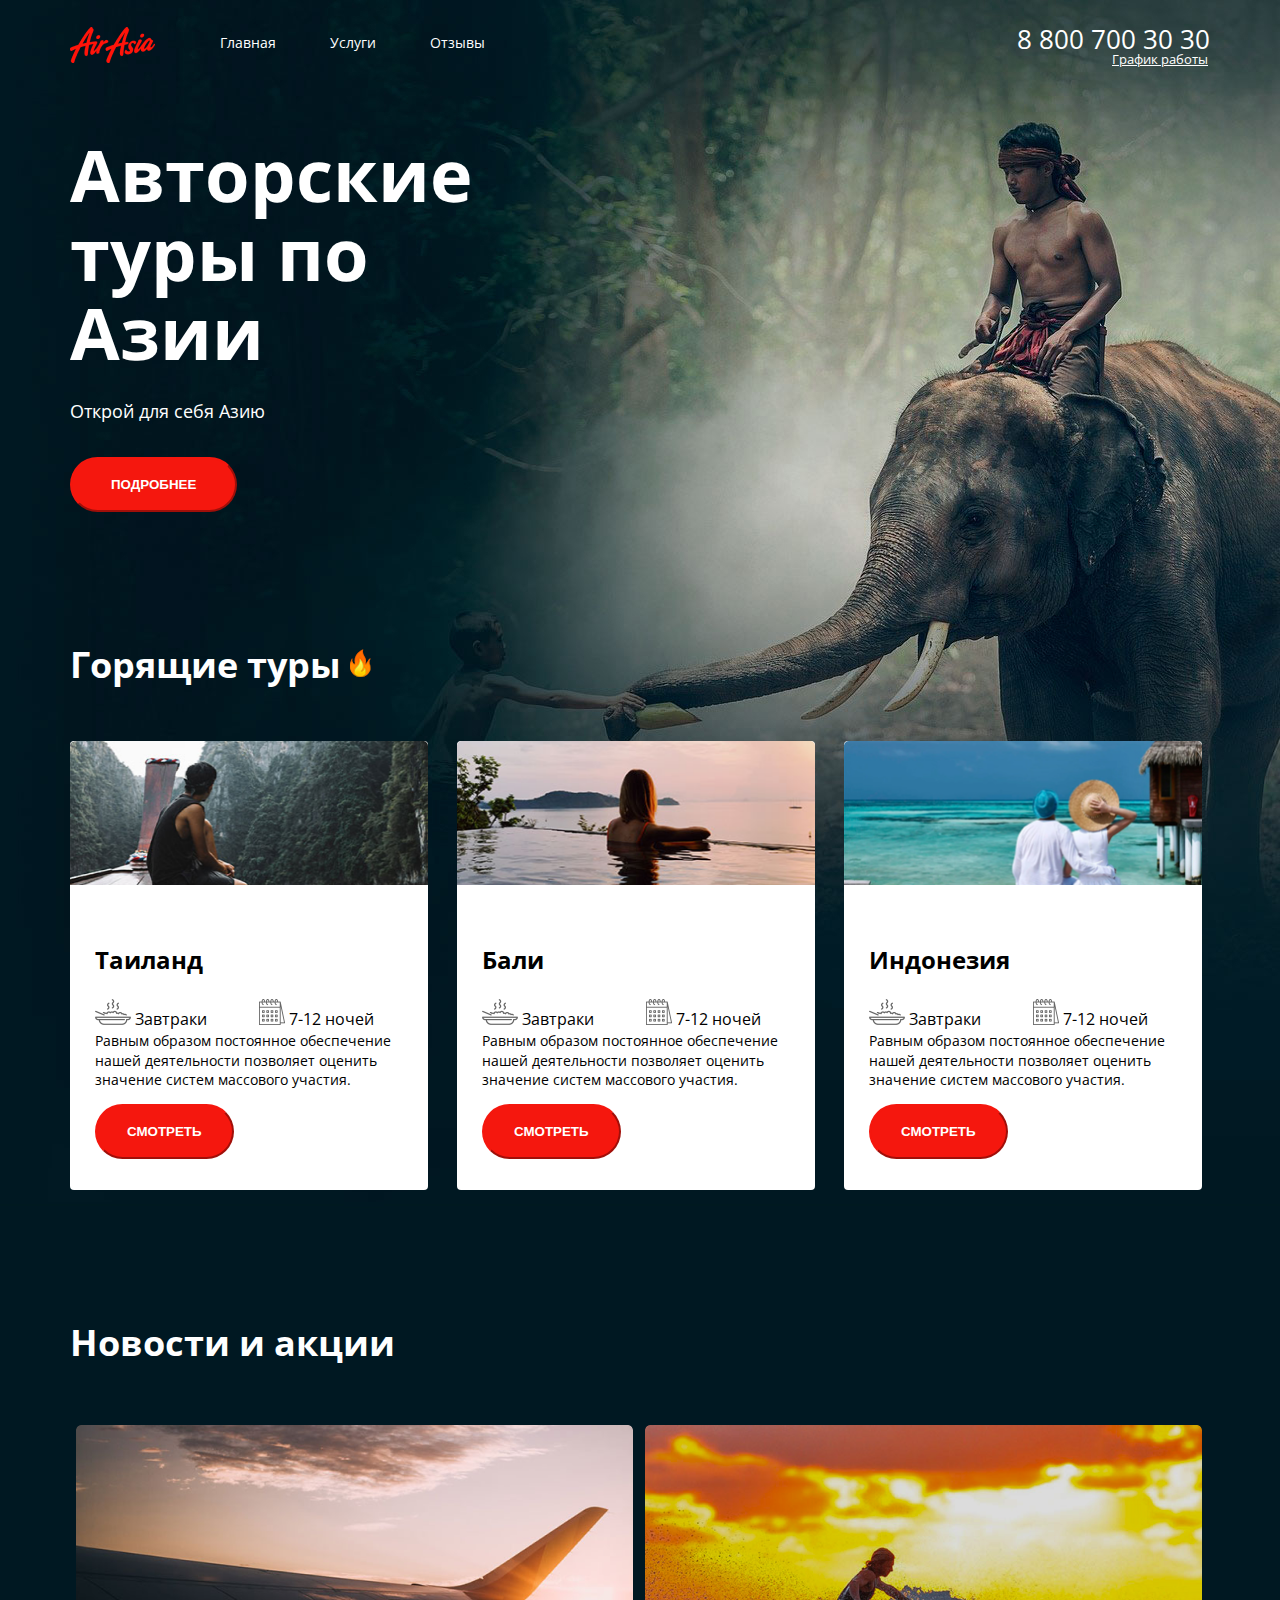
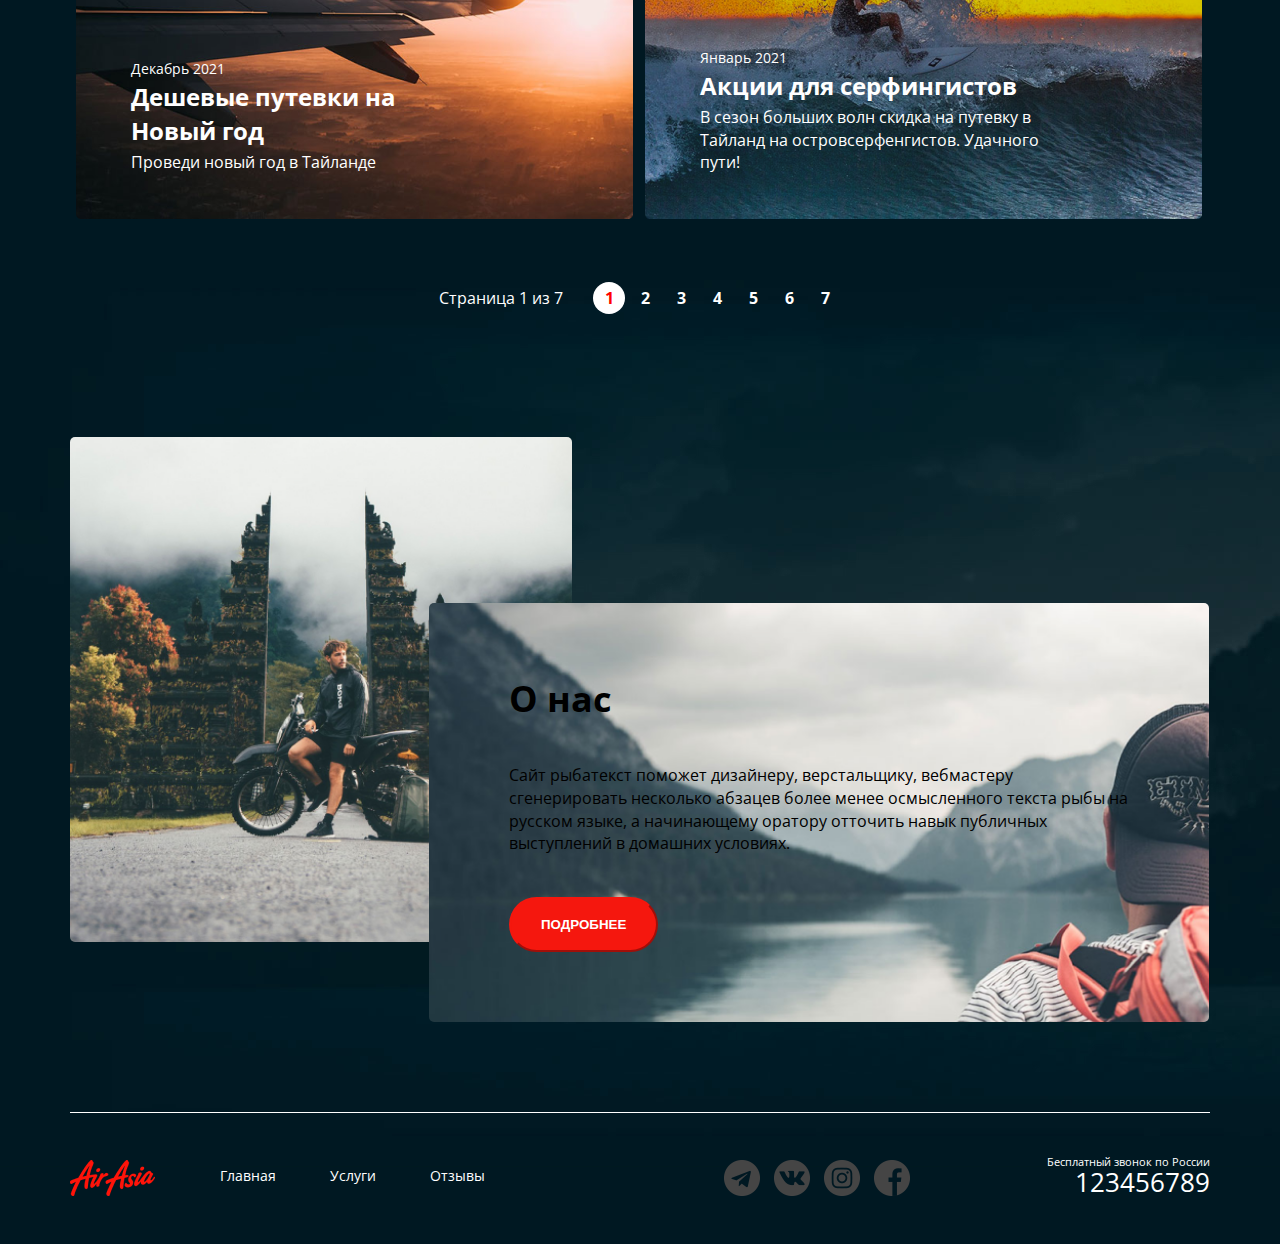
<file: air asia/index.html>
<!DOCTYPE html>
<html lang="en">
<head>
    <meta charset="UTF-8">
    <meta name="viewport" content="width=device-width, initial-scale=1.0">
    <title>Document</title>
    <link rel="preconnect" href="https://fonts.gstatic.com"> 
    <link href="https://fonts.googleapis.com/css2?family=Open+Sans:wght@400;700&display=swap" rel="stylesheet">    <link rel="stylesheet" href="style.css">
    <link rel="stylesheet" href="./style.css">
</head>
<body>
    <div class="wrapper">
        <section class="air-asia">
            <header class="header">
                <div class="container">  
               <a href="" class="logo">
               <img src="./img/лого-2.png"icon-air-asia class="logo__icon">
                <nav class="menu">
                    <ul class="menu__list">
                        <li class="menu__item">
                            <a href="#" class="menu__link">Главная</a>
                        </li>
                        <li class="menu__item">
                            <a href="#" class="menu__link">Услуги</a>
                        </li>
                        <li class="menu__item">
                            <a href="#" class="menu__link">Отзывы</a>
                        </li>
                    </ul>
                </nav>
                <div class="contacts">
                    <a href="tel:+78007003030" class="contacts__tel">8 800 700 30 30</a>
                    <span class="contacts__graph">График работы</span>
                </div>
            </header>

</section>

         <main class="main">
            <div class="container">
              <div class="preview">
                  <h1 class="preview__title">Авторские туры по Азии</h1>
                  <h4 class="preview_description">Открой для себя Азию</h4>
                  <button class="preview__button">Подробнее</button>
              </div>
              <div class="hot-tours"> 
                <div class="hot-tours__title">
                    <span class="hot-tours__title-text">Горящие туры</span>
                    <img src="./img/flame.png" alt="hot tours icon" class="hot-tours__title-icon">
                </div>
             <ul class="hot-tours__element">
                 <li class="hot-tours__item">
                        <img src="./img/river.png" alt="Thailand" class="hot-tours__photo">
                        <div class="hot-tours__content">
                            <div class="hot-tours__subtitle">Таиланд</div>
                            <div class="hot-tours__features">
                            <div class="hot-tours__features-blocks">
                           <img src="./img/meal.png" alt="icon" class="hot-tours__features-blocks-icon">
                           <span class="hot-tours__features-blocks-icon-text">Завтраки</span>
                        </div>
                        <div class="hot-tours__features-blocks"></div>
                           <img src="./img/calendar.png" alt="icon" class="hot-tours__features-blocks-icon">
                           <span class="hot-tours__features-blocks-icon-text">7-12 ночей</span>
                        </div>
                          <p class="hot-tours__info">
                            Равным образом постоянное обеспечение нашей деятельности позволяет оценить значение систем массового участия.                        </p>
                        <button class="hot-tours__button">Смотреть</button>
                    </li>
                    <li class="hot-tours__item">
                        <img src="./img/pool.png" alt="Бали" class="hot-tours__photo">
                        <div class="hot-tours__content">
                            <div class="hot-tours__subtitle">Бали</div>
                            <div class="hot-tours__features">
                            <div class="hot-tours__features-blocks">
                           <img src="./img/meal.png" alt="icon" class="hot-tours__features-blocks-icon">
                           <span class="hot-tours__features-blocks-icon-text">Завтраки</span>
                        </div>
                        <div class="hot-tours__features-blocks"></div>
                           <img src="./img/calendar.png" alt="icon" class="hot-tours__features-blocks-icon">
                           <span class="hot-tours__features-blocks-icon-text">7-12 ночей</span>
                        </div>
                          <p class="hot-tours__info">
                            Равным образом постоянное обеспечение нашей деятельности позволяет оценить значение систем массового участия.                        </p>
                        <button class="hot-tours__button">Смотреть</button>
                    </li>
                    <li class="hot-tours__item">
                        <img src="./img/ocean.png" alt="Индонезия" class="hot-tours__photo">
                        <div class="hot-tours__content">
                            <div class="hot-tours__subtitle">Индонезия</div>
                            <div class="hot-tours__features">
                            <div class="hot-tours__features-blocks">
                           <img src="./img/meal.png" alt="icon" class="hot-tours__features-blocks-icon">
                           <span class="hot-tours__features-blocks-icon-text">Завтраки</span>
                        </div>
                        <div class="hot-tours__features-blocks"></div>
                           <img src="./img/calendar.png" alt="icon" class="hot-tours__features-blocks-icon">
                           <span class="hot-tours__features-blocks-icon-text">7-12 ночей</span>
                        </div>
                          <p class="hot-tours__info">
                            Равным образом постоянное обеспечение нашей деятельности позволяет оценить значение систем массового участия.
                        </p>
                        <button class="hot-tours__button">Смотреть</button>
                    </li>
                 </ul>
            </div>
             <div class="news">
                 <div class="news__title">Новости и акции</div>
                 <ul class="news__list">
                     <li class="news__item">
                         <img src="./img/plain.png" alt="news-img" class="news__img">
                         <div class="news__content">
                             <time class="news__date">
                                 <span class="news__dates-month"> Декабрь</span>
                                 <span class="news__dates-year"> 2021</span>
                             </time>
                             <div class="news_subtitle">Дешевые путевки на Новый год</div>
                              <p class="news__info">Проведи новый год в Тайланде</p>
                              <li class="news__item">
                                <img src="img/Surfer.png" alt="news-img" class="news__img">
                                <div class="news__content">
                                    <time class="news__date">
                                        <span class="news__dates-month"> Январь</span>
                                        <span class="news__dates-year"> 2021</span>
                                    </time>
                                    <div class="news_subtitle">Акции для серфингистов</div>
                                     <p class="news__info">В сезон больших волн скидка на путевку в Тайланд на островсерфенгистов. Удачного пути!</p>
                         </div>
                     </li>
                 </ul>
             </div>
             <div class="pagination">
                 <div class="pagination__display"> Страница <span class="pagination__display-current"> 
                     1</span>
                     из 
                     <span class="pagination__display-all">7</span>
                </div>
                <ul class="pagination__list">
                    <li class="pagination__item pagination__item--active">
                        <a href="#" class="pagination__link">1</a>
                    </li>
                    <li class="pagination__item">
                        <a href="#" class="pagination__link">2</a>
                    </li>
                    <li class="pagination__item">
                        <a href="#" class="pagination__link">3</a>
                    </li>
                    <li class="pagination__item">
                        <a href="#" class="pagination__link">4</a>
                    </li>
                    <li class="pagination__item">
                        <a href="#" class="pagination__link">5</a>
                    </li>
                    <li class="pagination__item">
                        <a href="#" class="pagination__link">6</a>
                    </li>
                    <li class="pagination__item">
                        <a href="#" class="pagination__link">7</a>
                    </li>
                </ul>
             </div>
             <div class="section">
    
             <div class="about"> 
                 <div class="about__desc">
                 <div class="about__title">О нас</div>
                 <p class="about__text">Сайт рыбатекст поможет дизайнеру, верстальщику, вебмастеру сгенерировать несколько абзацев более менее осмысленного текста рыбы на русском языке, а начинающему оратору отточить навык публичных выступлений в домашних условиях.
                </p>
                 <button class="about__button">Подробнее</button>
                </div>
                </div>
            </div>
        </div>
        </main>
    
       <footer class="footer-container">
           <div class="container footer-container__content">
               <div class="footer">
            <a href="#" class="logo logo_footer"><img src="./img/лого-2.png" alt="icon-air-asia" class="logo__icon"></a>
            
            <nav class="menu menu_footer">
                <ul class="menu__list">
                    <li class="menu__item">
                        <a href="#" class="menu__link">Главная</a>
                    </li>
                    <li class="menu__item">
                        <a href="#" class="menu__link">Услуги</a>
                    </li>
                    <li class="menu__item">
                        <a href="#" class="menu__link">Отзывы</a>
                    </li>
                </ul>
            </nav>
            <div class="socials">
            <ul class="socials__list">
                <li class="socials__item">
                    <a href="#" class="socials__link">
                        <img src="./img/telegram.png" alt="telegram" class="socials__icon">
                    </a>
                </li>
                <li class="socials__item">
                    <a href="#" class="socials__link">
                        <img src="./img/vk.png" alt="vk" class="socials__icon">
                    </a>
                </li>
                <li class="socials__item">
                    <a href="#" class="socials__link">
                        <img src="./img/in.png" alt="insagram" class="socials__icon">
                    </a>
                </li>
                <li class="socials__item">
                    <a href="#" class="socials__link">
                        <img src="./img/f.png" alt="facebook" class="socials__icon">
                    </a>
                </li>
            </ul>
        </div>
        <div class="contacts contacts_footer">
            <span class="contact__text">Бесплатный звонок по России</span>
             <a href="#" class="contact__tel">123456789</a>
        </div>
           </footer> 
           </div>
        </div>       
    </div>
    </div>
</div>
</body>
</html>
</file>
<file: air asia/style.css>
body{
    font-family: "Open Sans", Helvetica, sans-serif;
    font-size: 16px;;
    line-height: 1.42;
    background-color:#001821;
    color: white;
    margin: 0;
}
a{
    color:inherit;
}
ul{
    margin: 0;
    padding: 0;
}
ul li{
    list-style: none;
}
.wrapper{
    background: url(./img/фон.jpg);

}
.container{
    margin:0 auto;
    width:1140px;
    position: relative;
}
header{
    height: 65px;
    position: relative;
    margin-bottom: 70px;

}
.logo{
    display: block;
    position: absolute;
    top: 27px;
    left:0;
}
.menu{
    position: absolute;
    top: 30px;
    left: 150px;
}

.contacts{
    position: absolute;
    top: 21px;
    right: 0;
}

h1,h2,h3,h4,h5,h6{
    margin:0;
    font-weight: normal;
}
p{
    margin-top: 0;
    font-weight: normal;
}
*{
    box-sizing: border-box;
}
.menu__item{
    display:inline-block;
    vertical-align:middle ; 
    margin-right: 50px;
}
.menu__item:last-child{
    margin-right:0;
}
.menu__link{
    font-size: 14px;
    text-decoration: none;
}
.contacts{
    font-style:normal;
    text-align: right;
}

.contacts__tel{
    text-decoration: none;
    font-size: 26px;
    margin-bottom: 4px;
}
.contacts__graph{
    text-decoration: underline;
    font-size: 13px;
    display: block;
    top: 29px;
    right: 2px;
    position: absolute;
}
.preview{
    width: 511px;
    margin-bottom: 127px;
}
.preview__title{
    font-weight: bold;
    font-size: 72px;
    line-height: 1.1;
    margin-bottom: 26px;
}
.preview_description{
    font-size: 18px;
    margin-bottom: 33px;
}
.preview__button{
    background: #F5170E;
    border-radius: 35px;
    border-color:#F5170E; ;
    padding: 18px 39px;
    color: #FFFFFF;
    font-weight: bold;
    text-transform: uppercase;
}
.hot-tours{
    margin-bottom: 127px;

  
}
.hot-tours__title{
    margin-bottom: 51px;
    font-style: normal;
    font-weight: bold;
    font-size: 36px;
}

.hot-tours__title-icon{
    left:445px;
    margin-bottom: 1px;
    
}
.hot-tours__item{
    min-height: 449px;
    border-radius: 4px;
    display: inline-block;
    margin-right: 25px;
    width: 358px;
    background-color: white;


}
.hot-tours__item:last-child{
margin-right: 0;
}
.hot-tours__photo{
    min-height: 144px;
    margin-bottom: 33px;
    max-width: 100%;
}
.hot-tours__content{
    border-radius: 0px 0px 5px 5px;
    padding: 19px 25px;
    color:black;

}
.hot-tours__subtitle{
    font-weight: bold;
    font-size: 24px;
    margin-bottom: 22px;
    color:black;
}
.hot-tours__features-blocks{
    font-weight: normal;
    font-size: 16px;
    color: 666666;
    display: inline-block;
    align-items: center;
    margin-right: 22px;
    
}
.hot-tours__info{
    font-weight: normal;
    font-size: 14px;
    
}
.hot-tours__button{
    background: #F5170E;
    border-radius: 35px;
    border-color:#F5170E; ;
    padding: 18px 30px;
    color: #FFFFFF;
    font-weight: bold;
    text-transform: uppercase;
}
.hot-tours__button:hover{
    background-color: white;
}


.news__item{
    width: 557px;
    display: inline-block;
    vertical-align: top;
    position: relative;
    border-radius: 5px;
    overflow: hidden; 
    margin: 6px;
    margin-bottom:57px ;
}
.news__title{
    font-weight: bold;
    font-size: 36px;
    margin-bottom: 51px;
    
}
.news__content{
    position: absolute;
    left: 0;
    right: 0;
    bottom: 0;
    padding: 35px 55px;
    min-height: 140px;
    color: white;
    margin-right: 92px;
}

.news__date{
    font-size: 14px;
    margin-bottom: 12px;
}
.news_subtitle{
    font-weight: bold;
font-size: 24px;
margin-bottom: 3px;
}
.pagination{
text-align: center;
margin-bottom: 123px;
}
.pagination__display, .pagination__list{
    display: inline-block;
    vertical-align: middle;
}
.pagination__display{
    margin-right: 26px;
}
.pagination__item{
    display: inline-block;
    vertical-align: middle;
}
.pagination__link{
    display: block;
    width: 32px;
    height: 32px;
    border-radius: 50%;
    text-decoration: none;
    font-weight: bold;
    line-height: 32px;
}
.pagination__item--active,.pagination__link:hover{
    background-color: #FFFFFF;
    color: red;
    border-radius: 50%;
}
.about:before{
    content:"";
    display:inline-block;
    vertical-align: top;
    width: 502px;
    height:505px;
    background: url("./img/gates.png") center center / cover no-repeat;
    border-radius: 5px;
}

.about__desc{
    background: url("./img/mountains.png")center center / cover no-repeat;;
    padding: 70px 80px;
    display:inline-block;
    vertical-align: top;
    width: 780px;
    margin-left: -147px;
    margin-top: 166px;
    border-radius: 5px;
}

.about__title{
    font-weight: bold;
    font-size: 36px;
    color: black;
    margin-bottom: 40px;
}
.about__text{
    margin-bottom: 42px;
    color:black;

}
.about__text p{
    margin-bottom: 30px;
}
.about__text p:last-child{
    margin-bottom:0;
}
.about__button{
    background: #F5170E;
    border-radius: 35px;
    border-color:#F5170E; ;
    padding: 18px 30px;
    color: #FFFFFF;
    font-weight: bold;
    text-transform: uppercase;
}
.footer-container__content{
    border-top:1px solid #FFFFFF

}
footer{
    position: relative;
    height: 132px;
}
.contact__tel{
    display: block;
}
.contact__text{
    font-size: 11px;
    line-height: 20px;
}
.contact__tel{
    font-size: 26px;
  line-height: 20px;
  text-decoration: none;
}
.socials{position: absolute;}
.socials__item{
    position: relative;
    display: inline-block;
    vertical-align: middle;
    margin-right: 10px;
}
.socials__item:last-child{
    margin-right: 0;
}
.socials__link:hover{
    display:block;
    text-decoration: none;
    width: 36px;
    height: 36px;
    background: center center no-repeat;
}
.socials{
    top:47px;
    right:300px;
}

.about {
    margin-bottom: 90px;
}

.logo_footer {
    top: 47px;
}

.menu_footer {
    top: 50px;
}

.contacts_footer {
    top: 36px;
}
</file>
